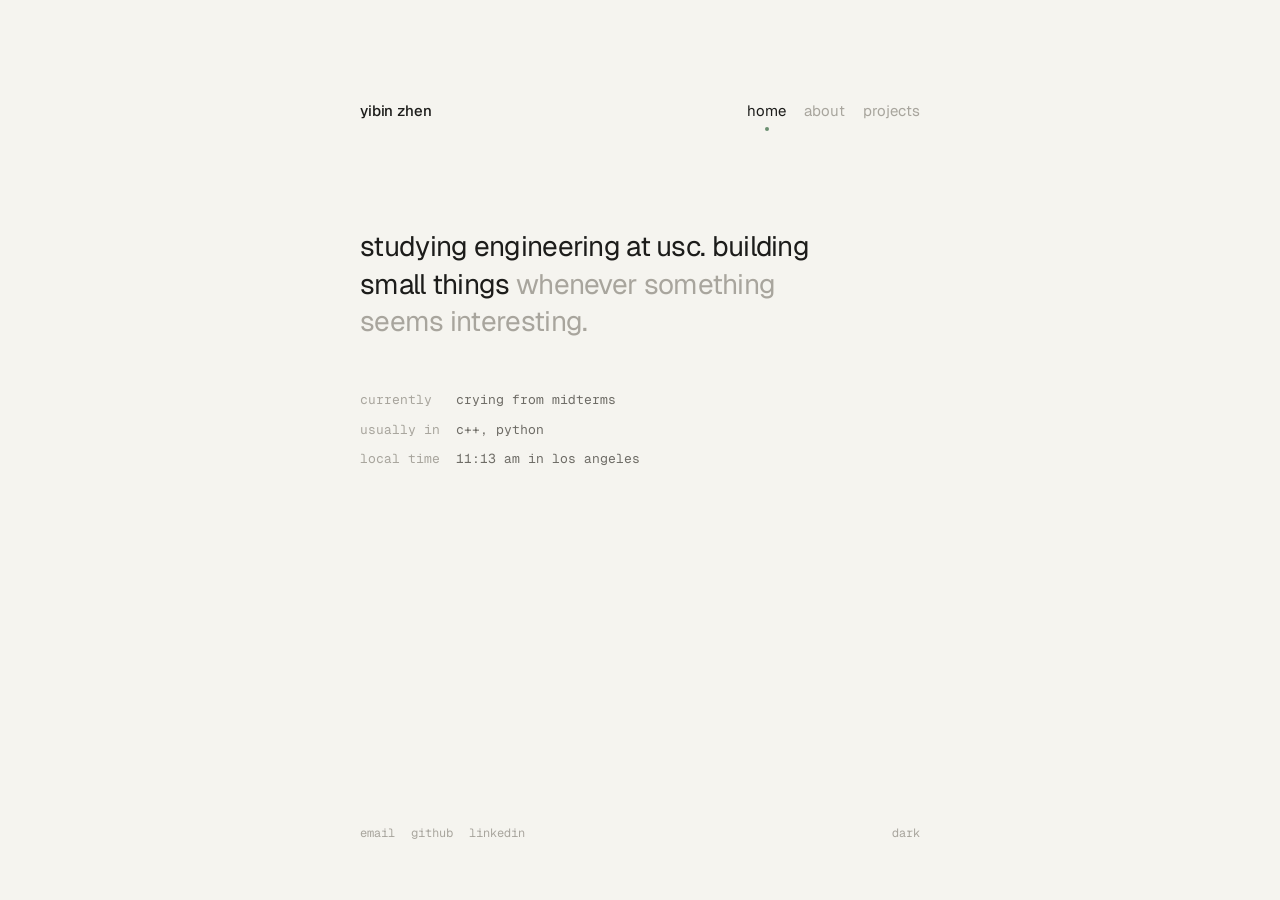
<file: index.html>
<!DOCTYPE html>
<html lang="en">
<head>
  <meta charset="UTF-8" />
  <meta name="viewport" content="width=device-width, initial-scale=1.0" />
  <meta name="description" content="yibin zhen. computer engineering and computer science at usc." />
  <title>yibin zhen</title>
  <link rel="icon" href="data:image/svg+xml,%3Csvg xmlns='http://www.w3.org/2000/svg' viewBox='0 0 16 16'%3E%3Ccircle cx='8' cy='8' r='4' fill='%236b8f71'/%3E%3C/svg%3E" />
  <link rel="preconnect" href="https://fonts.googleapis.com" />
  <link rel="preconnect" href="https://fonts.gstatic.com" crossorigin />
  <link rel="stylesheet" href="https://fonts.googleapis.com/css2?family=Geist:wght@400;500&family=Geist+Mono&display=swap" />
  <link rel="stylesheet" href="style.css" />
  <script>
    // Apply a saved theme before first paint so there's no flash.
    try { const t = localStorage.getItem('theme'); if (t) document.documentElement.dataset.theme = t; } catch (e) {}
  </script>
</head>
<body>
  <div class="container">

    <header>
      <a href="#" class="name" data-page="home">yibin zhen</a>
      <nav>
        <a href="#" class="active" data-page="home">home</a>
        <a href="#about" data-page="about">about</a>
        <a href="#projects" data-page="projects">projects</a>
      </nav>
    </header>

    <main>

      <!-- Home -->
      <section class="page active" id="home">
        <h1 class="lede">
          studying engineering at usc. building small things
          <em>whenever something seems interesting.</em>
        </h1>

        <dl class="facts">
          <dt>currently</dt>
          <dd>crying from midterms</dd>

          <dt>usually in</dt>
          <dd>c++, python</dd>

          <dt>local time</dt>
          <dd><span id="clock">los angeles</span></dd>
        </dl>
      </section>

      <!-- About -->
      <section class="page" id="about">
        <div class="prose">
          <p>
            i study computer engineering and computer science at the
            <a href="https://viterbischool.usc.edu/">university of southern california</a>.
            mostly interested in software engineering, data science, and the
            spot where finance and machine learning overlap.
          </p>
          <p>
            most of what i write is c++ or python. lately i've been building on
            top of llm apis, whichever ones are around.
          </p>
          <p>
            i was a <a href="https://www.questbridge.org/">questbridge</a>
            national college match finalist.
          </p>
          <p>
            outside of class i make games in
            <a href="https://create.roblox.com/">roblox studio</a> and start
            side projects whenever i get curious about something.
          </p>
        </div>
      </section>

      <!-- Projects -->
      <section class="page" id="projects">
        <article class="project">
          <span class="year">2026</span>
          <div>
            <h2>
              quantcave
              <a class="go" href="https://quantcave.onrender.com/" target="_blank" rel="noopener">open <span>↗</span></a>
            </h2>
            <div class="stack">fastapi · postgres · deepseek</div>
            <p>
              backtest a strategy over historical data, then get a blunt
              rating of whether the result is a real edge or a curve fitted
              to the past.
            </p>
          </div>
        </article>

        <article class="project">
          <span class="year">2026</span>
          <div>
            <h2>
              chess engine
              <a class="go" href="chess-engine/">play <span>↗</span></a>
            </h2>
            <div class="stack">c++ → webassembly</div>
            <p>
              runs entirely in your browser. move generation is checked against
              the standard perft suite, and the four difficulty levels come from
              stacking handicaps instead of just limiting how deep it searches.
            </p>
          </div>
        </article>

        <article class="project">
          <span class="year">2026</span>
          <div>
            <h2>
              food deals right now
              <a class="go" href="https://food-website-tau-kohl.vercel.app/" target="_blank" rel="noopener">open <span>↗</span></a>
            </h2>
            <div class="stack">python → ollama → next.js</div>
            <p>
              lists the fast food deals running today. a daily job reads
              chain pages, press releases and reddit, and a local model
              pulls the real offer out of each one.
            </p>
          </div>
        </article>

        <article class="project">
          <span class="year">2026</span>
          <div>
            <h2>
              steal an aron
              <a class="go" href="https://www.roblox.com/games/132334507477533/Steal-an-Aron" target="_blank" rel="noopener">play <span>↗</span></a>
            </h2>
            <div class="stack">roblox studio · luau</div>
            <p>
              a "steal a" themed roblox game dedicated to my good friend, aron.
            </p>
          </div>
        </article>

        <article class="project">
          <span class="year">2026</span>
          <div>
            <h2>
              instagram follow back checker
              <button type="button" class="go peek-toggle" aria-expanded="false" aria-controls="ig-ui">ui <span>↗</span></button>
            </h2>
            <div class="stack">javascript · browser extension</div>
            <p>
              finds the accounts that don't follow you back, using the
              instagram session you are already signed into. works on your
              own account or a public one.
            </p>
            <figure class="peek-shot" id="ig-ui">
              <img src="images/Instagram%20Follow%20Back%20Checker.png"
                   alt="the extension's panel: a username field, a check button, and an unfollow all button"
                   width="351" height="229" loading="lazy" decoding="async" />
            </figure>
          </div>
        </article>

        <p class="empty-note">more soon.</p>
      </section>

    </main>

    <footer>
      <div class="links">
        <a href="mailto:yibinzhe@usc.edu">email</a>
        <a href="https://github.com/yibinzhenna">github</a>
        <a href="https://www.linkedin.com/in/yibinzhen/">linkedin</a>
      </div>
      <button type="button" id="theme-toggle" aria-label="Toggle light and dark theme">dark</button>
    </footer>

  </div>

  <script src="script.js"></script>
</body>
</html>
</file>
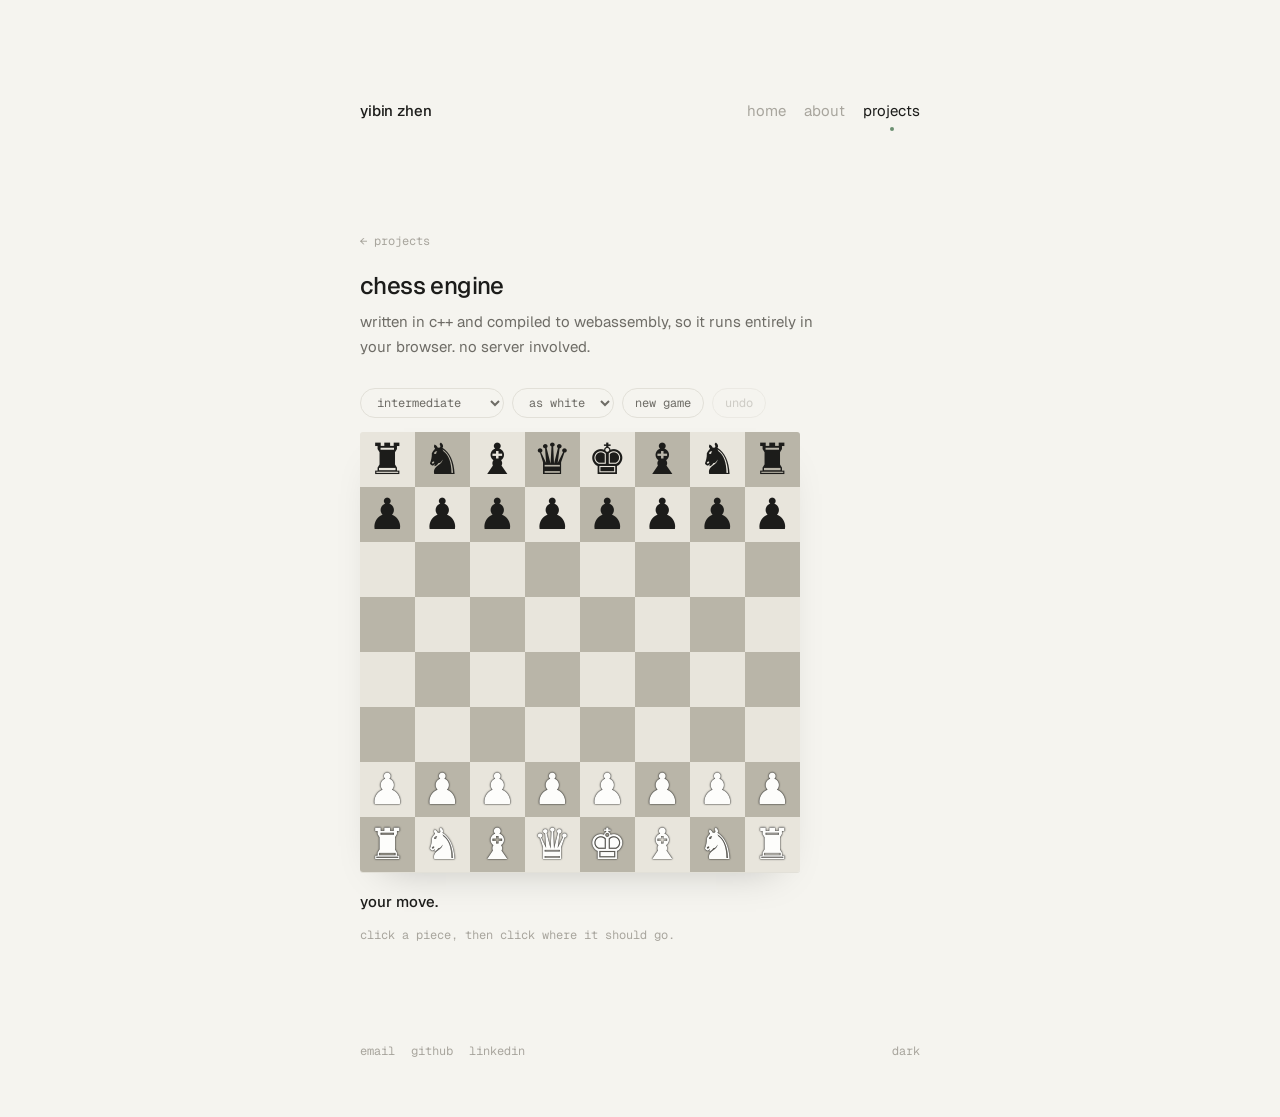
<file: chess-engine/index.html>
<!DOCTYPE html>
<html lang="en">
<head>
  <meta charset="UTF-8" />
  <meta name="viewport" content="width=device-width, initial-scale=1.0" />
  <meta name="description" content="a chess engine written in c++, compiled to webassembly." />
  <title>chess engine · yibin zhen</title>
  <link rel="icon" href="data:image/svg+xml,%3Csvg xmlns='http://www.w3.org/2000/svg' viewBox='0 0 16 16'%3E%3Ccircle cx='8' cy='8' r='4' fill='%236b8f71'/%3E%3C/svg%3E" />
  <link rel="preconnect" href="https://fonts.googleapis.com" />
  <link rel="preconnect" href="https://fonts.gstatic.com" crossorigin />
  <link rel="stylesheet" href="https://fonts.googleapis.com/css2?family=Geist:wght@400;500&family=Geist+Mono&display=swap" />
  <link rel="stylesheet" href="../style.css" />
  <link rel="stylesheet" href="chess.css" />
  <script>
    try { const t = localStorage.getItem('theme'); if (t) document.documentElement.dataset.theme = t; } catch (e) {}
  </script>
</head>
<body>
  <div class="container">

    <header>
      <a href="../" class="name">yibin zhen</a>
      <nav>
        <a href="../">home</a>
        <a href="../#about">about</a>
        <a href="../#projects" class="active">projects</a>
      </nav>
    </header>

    <main class="chess-wrap">

      <a class="chess-back" href="../#projects">← projects</a>

      <h1 class="chess-title">chess engine</h1>
      <p class="chess-lede">
        written in c++ and compiled to webassembly, so it runs entirely in your
        browser. no server involved.
      </p>

      <div class="chess-controls">
        <select id="chess-difficulty" aria-label="Difficulty">
          <option value="0">beginner</option>
          <option value="1" selected>intermediate</option>
          <option value="2">advanced</option>
          <option value="3">magnus carlsen</option>
        </select>

        <select id="chess-side" aria-label="Play as">
          <option value="0" selected>as white</option>
          <option value="1">as black</option>
        </select>

        <button id="chess-new" type="button">new game</button>
        <button id="chess-undo" type="button" disabled>undo</button>
      </div>

      <div class="chess-board" id="chess-board"></div>

      <div class="chess-statusbar">
        <span class="chess-status" id="chess-status">loading engine…</span>
        <span class="chess-promotion" id="chess-promotion" hidden></span>
      </div>

      <p class="chess-note">click a piece, then click where it should go.</p>

    </main>

    <footer>
      <div class="links">
        <a href="mailto:yibinzhe@usc.edu">email</a>
        <a href="https://github.com/yibinzhenna">github</a>
        <a href="https://www.linkedin.com/in/yibinzhen/">linkedin</a>
      </div>
      <button type="button" id="theme-toggle" aria-label="Toggle light and dark theme">dark</button>
    </footer>

  </div>

  <script src="../script.js"></script>
  <script src="chess.js"></script>
</body>
</html>
</file>
<file: style.css>
*, *::before, *::after {
  box-sizing: border-box;
  margin: 0;
  padding: 0;
}

/* Palette --------------------------------------------------------------- */

:root {
  --bg: #f5f4ef;
  --ink: #1c1c1a;
  --muted: #6e6c66;
  --faint: #a8a59d;
  --line: #e2e0d8;
  --accent: #6b8f71;

  --sans: "Geist", -apple-system, BlinkMacSystemFont, "Segoe UI", sans-serif;
  --mono: "Geist Mono", ui-monospace, "SFMono-Regular", Menlo, monospace;

  color-scheme: light;
}

@media (prefers-color-scheme: dark) {
  :root:not([data-theme="light"]) {
    --bg: #141412;
    --ink: #e9e7e1;
    --muted: #9a978f;
    --faint: #5f5d57;
    --line: #2a2926;
    --accent: #8fb495;
    color-scheme: dark;
  }
}

:root[data-theme="dark"] {
  --bg: #141412;
  --ink: #e9e7e1;
  --muted: #9a978f;
  --faint: #5f5d57;
  --line: #2a2926;
  --accent: #8fb495;
  color-scheme: dark;
}

/* Base ------------------------------------------------------------------ */

html {
  background: var(--bg);
}

body {
  background: var(--bg);
  color: var(--ink);
  font-family: var(--sans);
  font-size: 15px;
  line-height: 1.65;
  -webkit-font-smoothing: antialiased;
  padding: clamp(40px, 11vh, 120px) 20px 56px;
  transition: background-color .3s, color .3s;
}

::selection {
  background: var(--ink);
  color: var(--bg);
}

.container {
  max-width: 560px;
  margin: 0 auto;
  min-height: calc(100vh - clamp(40px, 11vh, 120px) - 56px);
  /* dvh follows the visible viewport. 100vh is the taller address-bar-hidden
     height on mobile, which leaves a strip of phantom scroll. */
  min-height: calc(100dvh - clamp(40px, 11vh, 120px) - 56px);
  display: flex;
  flex-direction: column;
}

a {
  color: inherit;
}

/* Header ---------------------------------------------------------------- */

header {
  display: flex;
  justify-content: space-between;
  align-items: baseline;
  gap: 16px;
  margin-bottom: clamp(56px, 12vh, 104px);
}

header .name {
  font-weight: 500;
  color: var(--ink);
  text-decoration: none;
  letter-spacing: -0.01em;
}

nav {
  display: flex;
  gap: 18px;
}

nav a {
  position: relative;
  color: var(--faint);
  text-decoration: none;
  transition: color .15s;
}

nav a:hover {
  color: var(--ink);
}

nav a.active {
  color: var(--ink);
}

/* A small dot under the current page instead of bold or underline. */
nav a.active::after {
  content: '';
  position: absolute;
  left: 50%;
  bottom: -7px;
  width: 4px;
  height: 4px;
  margin-left: -2px;
  border-radius: 50%;
  background: var(--accent);
}

/* Pages ----------------------------------------------------------------- */

main {
  flex: 1;
}

.page {
  display: none;
}

.page.active {
  display: block;
  animation: settle .5s cubic-bezier(.2, .7, .2, 1) both;
}

@keyframes settle {
  from { opacity: 0; transform: translateY(6px); }
  to   { opacity: 1; transform: none; }
}

@media (prefers-reduced-motion: reduce) {
  .page.active { animation: none; }
  body { transition: none; }
}

/* Home ------------------------------------------------------------------ */

.lede {
  font-weight: 400;
  font-size: clamp(22px, 4.6vw, 28px);
  line-height: 1.35;
  letter-spacing: -0.025em;
  max-width: 24ch;
  margin-bottom: 48px;
}

.lede em {
  font-style: normal;
  color: var(--faint);
}

.facts {
  display: grid;
  grid-template-columns: 96px 1fr;
  row-gap: 8px;
  font-family: var(--mono);
  font-size: 13px;
}

.facts dt {
  color: var(--faint);
}

.facts dd {
  color: var(--muted);
}

.facts a {
  color: var(--ink);
  text-decoration: none;
  border-bottom: 1px solid var(--line);
  transition: border-color .15s;
}

.facts a:hover {
  border-bottom-color: var(--ink);
}

/* Prose (about) --------------------------------------------------------- */

.prose p {
  color: var(--muted);
  margin-bottom: 18px;
  max-width: 50ch;
}

.prose p:last-child {
  margin-bottom: 0;
}

.prose a,
.project a.inline {
  color: var(--ink);
  text-decoration: none;
  border-bottom: 1px solid var(--line);
  transition: border-color .15s;
}

.prose a:hover,
.project a.inline:hover {
  border-bottom-color: var(--ink);
}

/* Projects -------------------------------------------------------------- */

.project {
  display: grid;
  grid-template-columns: 56px 1fr;
  column-gap: 16px;
  padding: 22px 0;
  border-top: 1px solid var(--line);
}

.project:last-child {
  border-bottom: 1px solid var(--line);
}

.project .year {
  font-family: var(--mono);
  font-size: 12px;
  color: var(--faint);
  padding-top: 3px;
}

.project h2 {
  font-size: 15px;
  font-weight: 500;
  display: flex;
  align-items: baseline;
  justify-content: space-between;
  gap: 12px;
}

.project .stack {
  font-family: var(--mono);
  font-size: 12px;
  font-weight: 400;
  color: var(--faint);
  margin: 2px 0 10px;
}

.project p {
  color: var(--muted);
  max-width: 48ch;
}

.project .go {
  font-family: var(--mono);
  font-size: 12px;
  font-weight: 400;
  color: var(--ink);
  text-decoration: none;
  white-space: nowrap;
}

.project .go span {
  display: inline-block;
  transition: transform .2s;
}

.project .go:hover span {
  transform: translate(2px, -2px);
}

.empty-note {
  font-family: var(--mono);
  font-size: 12px;
  color: var(--faint);
  margin-top: 18px;
}

/* Footer ---------------------------------------------------------------- */

footer {
  display: flex;
  justify-content: space-between;
  align-items: baseline;
  flex-wrap: wrap;
  gap: 12px;
  margin-top: 96px;
  font-family: var(--mono);
  font-size: 12px;
  color: var(--faint);
}

footer .links {
  display: flex;
  gap: 16px;
}

footer a,
footer button {
  color: var(--faint);
  text-decoration: none;
  transition: color .15s;
}

footer a:hover,
footer button:hover {
  color: var(--ink);
}

footer button {
  font: inherit;
  background: none;
  border: 0;
  cursor: pointer;
  padding: 0;
}

@media (max-width: 480px) {
  /* 480px, not 420px: current large phones report 428-430px wide and
     were missing every rule in this block. */

  /* The desktop vertical rhythm pushes content - the chess board worst
     of all - below the fold on a phone. */
  body {
    padding-top: 28px;
  }

  header {
    flex-direction: column;
    gap: 10px;
    margin-bottom: 40px;
  }

  .facts {
    grid-template-columns: 96px 1fr;
    font-size: 12px;
  }

  .project {
    grid-template-columns: 1fr;
  }

  .project .year {
    padding: 0 0 4px;
  }
}

/* Screenshot peek ------------------------------------------------------- */

/* .go was written for links; a button needs its own chrome removed to
   match the "play" links beside it. */
button.go {
  background: none;
  border: 0;
  padding: 0;
  cursor: pointer;
}

/* In the flow by default, so a tap on a narrow screen can never place it
   off the edge. JS adds .open. */
.peek-shot {
  display: none;
  margin-top: 14px;
  padding: 6px;
  width: max-content;
  max-width: 100%;
  background: var(--bg);
  border: 1px solid var(--line);
  border-radius: 6px;
}

.peek-shot img {
  display: block;
  width: 351px;
  max-width: 100%;
  height: auto;
  border-radius: 3px;
}

.peek-shot.open {
  display: block;
}

/* The cursor-following preview is its own fixed layer on <body>, not part
   of the project markup: nested, any ancestor transform would turn
   position: fixed into position-relative-to-that-ancestor. JS moves it
   with a transform and toggles .on. */
/* The trigger is ~30x17px of text, which is a hard thing to land on with
   a mouse on a wide screen. Grow the area that counts as hovering it,
   for every pointer rather than only coarse ones. */
.project .go {
  position: relative;
}

.project .go::before {
  content: '';
  position: absolute;
  inset: -16px -18px;
}

.peek-toggle {
  cursor: help;   /* says "look", not "navigate" like the play links */
}

.peek-layer {
  position: fixed;
  left: 0;
  top: 0;
  z-index: 9999;
  pointer-events: none;
  padding: 6px;
  background: var(--bg);
  border: 1px solid var(--line);
  border-radius: 6px;
  box-shadow: 0 18px 40px -24px rgba(0, 0, 0, .45);
  opacity: 0;
  visibility: hidden;
  transition: opacity .14s ease-out;
  will-change: transform;
}

.peek-layer.on {
  opacity: 1;
  visibility: visible;
}

.peek-layer img {
  display: block;
  width: 351px;
  max-width: 100%;
  height: auto;
  border-radius: 3px;
}

@media (prefers-reduced-motion: reduce) {
  .peek-layer { transition: none; }
}

/* The trigger is a button, so state its own chrome rather than inheriting
   whatever grey the platform paints on a default button face. */
.peek-toggle {
  -webkit-appearance: none;
  appearance: none;
  background: transparent;
  color: var(--ink);
}

.peek-toggle:focus-visible {
  outline: 1px solid var(--accent);
  outline-offset: 3px;
}

@media (prefers-reduced-motion: reduce) {
  .peek-shot { transition: none; }
}

/* Touch targets ---------------------------------------------------------- */

/* Links here are 20-25px tall, well under the 44px minimum a fingertip
   needs. A transparent ::before grows the tappable area without moving
   anything, and pointer: coarse keeps hover on a mouse honest. */
@media (pointer: coarse) {
  nav a::before,
  footer a::before,
  footer button::before {
    content: '';
    position: absolute;
    inset: -12px -8px;
  }

  footer a,
  footer button {
    position: relative;
  }

}
</file>
<file: chess-engine/chess.css>
/* Chess page. Colors come from the site tokens in ../style.css, so the
   board follows light and dark mode with everything else. */

.chess-wrap {
  /* One source of truth for the board's size. Because the grid declares both
     explicit rows and columns, every square is exactly 1/8 of this and never
     resizes as pieces move on and off a rank. */
  --board: min(440px, calc(100vw - 40px));
  --sq-light: #e8e5dc;
  --sq-dark: #b9b5a8;
  --piece-ink: #1c1c1a;
  --mark: rgba(28, 28, 26, .26);
}

@media (prefers-color-scheme: dark) {
  :root:not([data-theme="light"]) .chess-wrap {
    --sq-light: #aaa698;
    --sq-dark: #7e7b71;
    --mark: rgba(28, 28, 26, .35);
  }
}

:root[data-theme="dark"] .chess-wrap {
  --sq-light: #aaa698;
  --sq-dark: #7e7b71;
  --mark: rgba(28, 28, 26, .35);
}

.chess-back {
  display: inline-block;
  font-family: var(--mono);
  font-size: 12px;
  color: var(--faint);
  text-decoration: none;
  margin-bottom: 20px;
  transition: color .15s;
}

.chess-back:hover { color: var(--ink); }

.chess-title {
  font-weight: 500;
  font-size: 24px;
  line-height: 1.2;
  letter-spacing: -0.025em;
  margin-bottom: 10px;
}

.chess-lede {
  color: var(--muted);
  margin-bottom: 28px;
  max-width: 48ch;
}

/* Board ------------------------------------------------------------------ */

.chess-board {
  display: grid;
  box-shadow: 0 1px 0 var(--line), 0 18px 40px -24px rgba(0, 0, 0, .25);
  grid-template-columns: repeat(8, 1fr);
  grid-template-rows: repeat(8, 1fr);   /* without this, rows size to content */
  width: var(--board);
  height: var(--board);
  border-radius: 3px;
  overflow: hidden;
  user-select: none;
  font-size: calc(var(--board) / 8 * 0.78);
  line-height: 1;
}

.chess-board .sq {
  display: flex;
  align-items: center;
  justify-content: center;
  position: relative;
  cursor: pointer;
  overflow: hidden;      /* a glyph can never push the grid around */
}

.chess-board .sq.light { background: var(--sq-light); }
.chess-board .sq.dark  { background: var(--sq-dark); }

/* Solid glyphs for both sides, separated by fill and outline. The hollow
   Unicode variants render inconsistently across platforms. */
.chess-board .sq.white {
  color: #fdfdfb;
  text-shadow: 0 0 1px var(--piece-ink), 0 0 2px var(--piece-ink);
}
.chess-board .sq.black { color: var(--piece-ink); }

/* Board flips as one unit; cells counter-rotate so pieces stay upright. */
.chess-board.flipped { transform: rotate(180deg); }
.chess-board.flipped .sq { transform: rotate(180deg); }

/* Markers ---------------------------------------------------------------- */

.chess-board .sq.lastmove::after {
  content: '';
  position: absolute;
  inset: 0;
  background: rgba(107, 143, 113, .28);
  pointer-events: none;
}

.chess-board .sq.selected {
  box-shadow: inset 0 0 0 2px var(--accent);
}

.chess-board .sq.target::before {
  content: '';
  position: absolute;
  width: 22%;
  height: 22%;
  border-radius: 50%;
  background: var(--mark);
  pointer-events: none;
}

.chess-board .sq.capture::before {
  content: '';
  position: absolute;
  inset: 7%;
  border: 2px solid var(--mark);
  border-radius: 50%;
  pointer-events: none;
}

.chess-board .sq.check::after {
  content: '';
  position: absolute;
  inset: 0;
  background: radial-gradient(circle, rgba(184, 58, 58, .5) 28%, transparent 72%);
  pointer-events: none;
}

/* Controls --------------------------------------------------------------- */

.chess-controls {
  display: flex;
  flex-wrap: wrap;
  gap: 8px;
  width: var(--board);
  margin-bottom: 14px;
}

.chess-controls select,
.chess-controls button {
  font-family: var(--mono);
  font-size: 12px;
  color: var(--muted);
  background: transparent;
  border: 1px solid var(--line);
  border-radius: 999px;
  padding: 5px 12px;
  cursor: pointer;
  transition: border-color .12s, color .12s;
}

.chess-controls select:hover,
.chess-controls button:hover:not(:disabled) {
  border-color: var(--ink);
  color: var(--ink);
}

.chess-controls button:disabled {
  color: var(--faint);
  opacity: .5;
  cursor: default;
}

/* Status ----------------------------------------------------------------- */

.chess-statusbar {
  display: flex;
  align-items: center;
  gap: 12px;
  width: var(--board);
  min-height: 34px;
  margin-top: 14px;
}

.chess-status {
  font-size: 15px;
  font-weight: 500;
  color: var(--ink);
}

.chess-promotion {
  display: flex;
  gap: 4px;
}

.chess-promotion[hidden] { display: none; }

.chess-promotion button {
  font-size: 22px;
  line-height: 1;
  width: 34px;
  height: 34px;
  background: transparent;
  border: 1px solid var(--line);
  border-radius: 3px;
  cursor: pointer;
  padding: 0;
}

.chess-promotion button:hover { border-color: var(--ink); }
.chess-promotion button.white { color: #fdfdfb; text-shadow: 0 0 1px var(--piece-ink), 0 0 2px var(--piece-ink); }
.chess-promotion button.black { color: var(--ink); }

.chess-note {
  font-family: var(--mono);
  font-size: 12px;
  color: var(--faint);
  margin-top: 6px;
}

/* Mobile ----------------------------------------------------------------- */

@media (max-width: 480px) {
  /* Cap the board by height too, so the whole thing is on screen when the
     page loads rather than running past the fold. Floor of 240px so it
     stays playable on a very short screen; dvh for the visible viewport. */
  .chess-wrap {
    --board: min(calc(100vw - 40px), max(240px, calc(100vh - 400px)));
    --board: min(calc(100vw - 40px), max(240px, calc(100dvh - 400px)));
  }

  .chess-back { margin-bottom: 14px; }
  .chess-lede { margin-bottom: 14px; }

  /* Not var(--board): once the board shrinks to fit a short screen, a
     board-width control row wraps onto an extra line and pushes the
     board down again, shrinking it further. */
  .chess-controls,
  .chess-statusbar {
    width: 100%;
  }
}

@media (pointer: coarse) {
  .chess-controls select,
  .chess-controls button {
    padding: 11px 14px;
    min-height: 44px;
  }

  .chess-promotion button {
    width: 44px;
    height: 44px;
  }

  .chess-back {
    position: relative;
  }

  .chess-back::before {
    content: '';
    position: absolute;
    inset: -12px -8px;
  }
}
</file>
